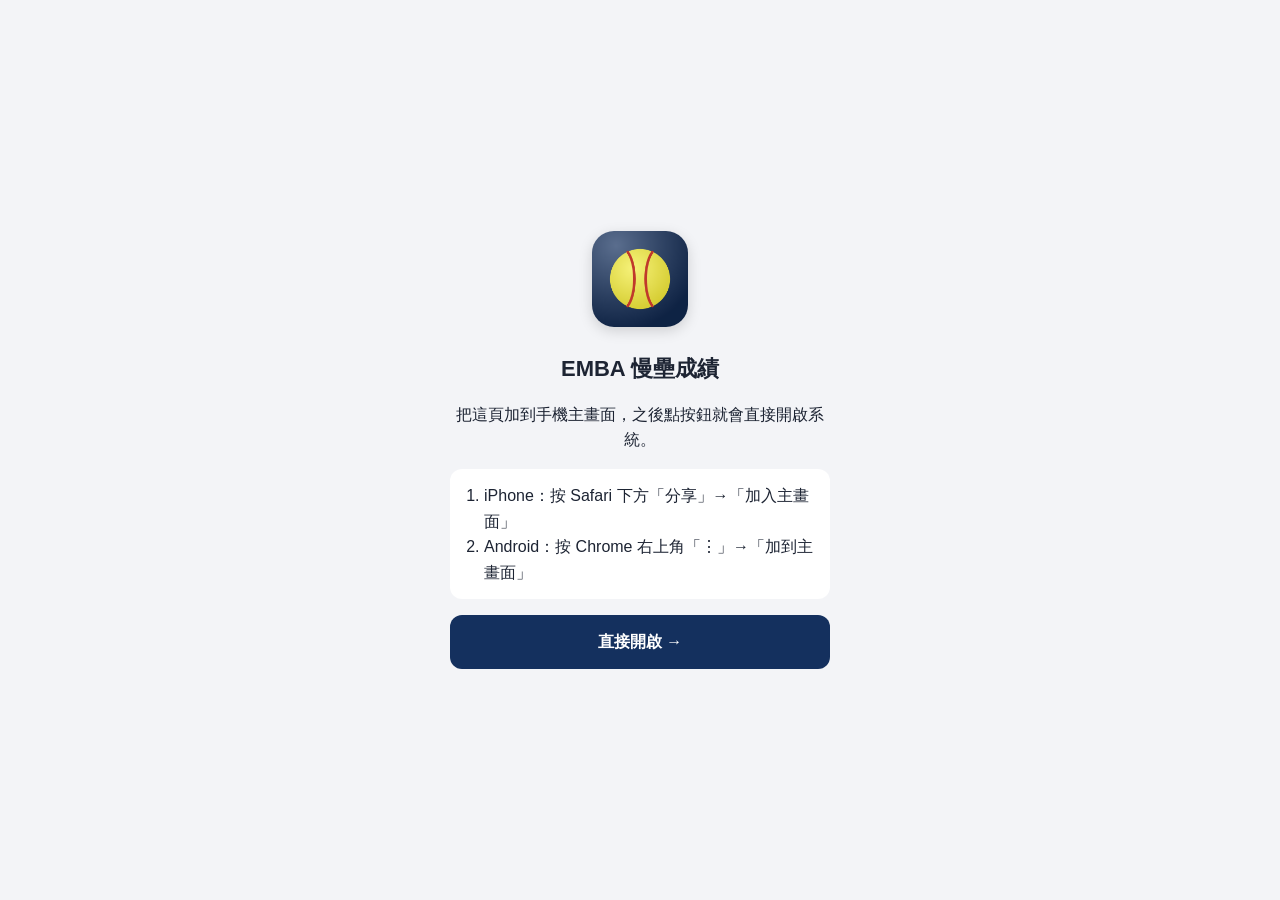
<file: docs/go/emba/index.html>
<!doctype html>
<html lang="zh-Hant-TW">
<head>
<meta charset="utf-8">
<meta name="viewport" content="width=device-width,initial-scale=1">
<meta name="robots" content="noindex">
<title>EMBA 慢壘成績</title>
<meta name="apple-mobile-web-app-title" content="EMBA慢壘成績">
<meta name="application-name" content="EMBA慢壘成績">
<meta name="theme-color" content="#14305E">
<meta name="apple-mobile-web-app-capable" content="yes">
<meta name="mobile-web-app-capable" content="yes">
<link rel="apple-touch-icon" href="apple-touch-icon-v2.png">
<link rel="icon" type="image/png" sizes="192x192" href="icon-192-v2.png">
<link rel="manifest" href="manifest.webmanifest">
<script>
  var TARGET = "https://emba-softball.netlify.app/";
  // 主畫面按鈕存的是 ?app → 直接跳到系統；一般連結先顯示設定說明，並把網址換成 ?app 供「加入主畫面」使用
  if (location.search === "?app") {
    location.replace(TARGET);
  } else {
    history.replaceState(null, "", location.pathname + "?app");
  }
</script>
<style>
  body{margin:0;font:16px/1.6 -apple-system,"PingFang TC","Noto Sans TC",sans-serif;background:#F3F4F7;color:#1D2433;display:flex;min-height:100vh;align-items:center;justify-content:center;padding:24px;box-sizing:border-box}
  .box{max-width:380px;text-align:center}
  img{width:96px;height:96px;border-radius:22px;box-shadow:0 4px 14px rgba(0,0,0,.15)}
  h1{font-size:22px;margin:16px 0 8px}
  ol{text-align:left;background:#fff;border-radius:12px;padding:14px 14px 14px 34px;margin:16px 0}
  a.btn{display:block;background:#14305E;color:#fff;text-decoration:none;font-weight:700;padding:14px;border-radius:12px}
</style>
</head>
<body>
<div class="box">
  <img src="apple-touch-icon-v2.png" alt="">
  <h1>EMBA 慢壘成績</h1>
  <p>把這頁加到手機主畫面，之後點按鈕就會直接開啟系統。</p>
  <ol>
    <li>iPhone：按 Safari 下方「分享」→「加入主畫面」</li>
    <li>Android：按 Chrome 右上角「⋮」→「加到主畫面」</li>
  </ol>
  <a class="btn" href="https://emba-softball.netlify.app/">直接開啟 →</a>
</div>
</body>
</html>
</file>
